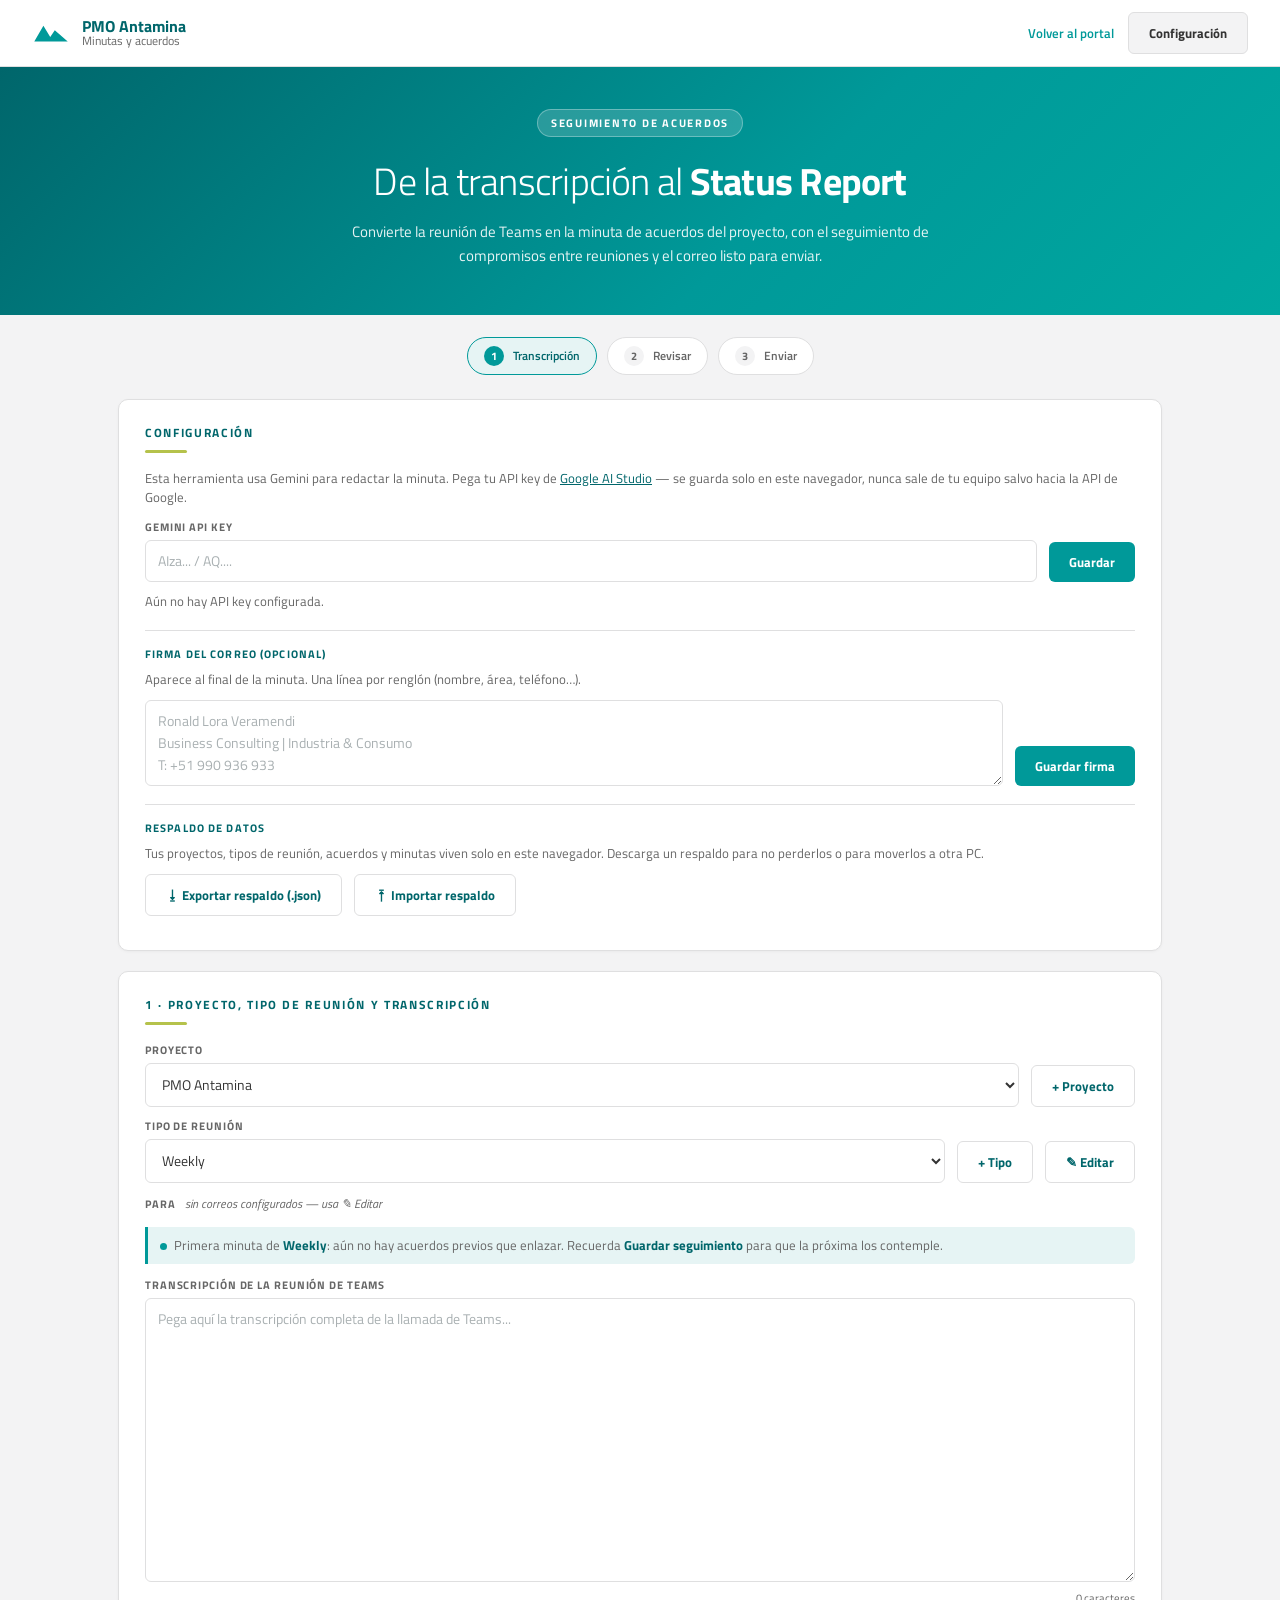
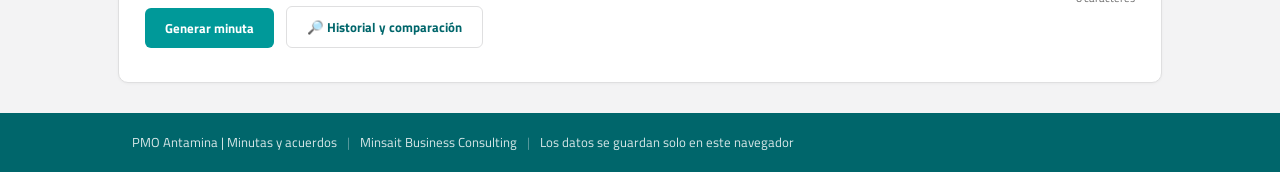
<file: minutas/index.html>
<!DOCTYPE html>
<html lang="es">
<head>
<meta charset="UTF-8">
<meta name="viewport" content="width=device-width, initial-scale=1.0">
<title>Minutas y Acuerdos | PMO Antamina</title>
<meta name="description" content="Convierte transcripciones de Teams en minutas accionables con seguimiento de acuerdos. PMO Antamina.">
<link rel="icon" href="data:image/svg+xml,%3Csvg%20xmlns=%22http://www.w3.org/2000/svg%22%20viewBox=%220%200%20100%20100%22%3E%3Crect%20width=%22100%22%20height=%22100%22%20rx=%2222%22%20fill=%22%23009999%22/%3E%3Cpath%20d=%22M22%2070%20L42%2030%20L56%2056%20L66%2040%20L78%2070%20Z%22%20fill=%22%23fff%22/%3E%3C/svg%3E">
<meta name="theme-color" content="#009999">
<link rel="preconnect" href="https://fonts.googleapis.com">
<link rel="preconnect" href="https://fonts.gstatic.com" crossorigin>
<link href="https://fonts.googleapis.com/css2?family=Titillium+Web:wght@300;400;600;700;900&display=swap" rel="stylesheet">
<link rel="stylesheet" href="styles.css?v=1">
<script defer src="https://umami-mbc.vercel.app/script.js" data-website-id="c236585d-7823-4d53-9d58-4863f2653451"></script>
</head>
<body>
<header class="topbar">
  <a class="brand" href="../">
    <span class="brand-mark" aria-hidden="true">
      <svg viewBox="0 0 100 60"><path d="M6 54 L30 12 L48 42 L60 24 L94 54 Z" fill="currentColor"/></svg>
    </span>
    <span class="brand-txt">
      <b>PMO Antamina</b>
      <i>Minutas y acuerdos</i>
    </span>
  </a>
  <span class="topbar-actions">
    <a class="link-back" href="../">Volver al portal</a>
    <button class="btn ghost" id="btnConfig">Configuración</button>
  </span>
</header>

<section class="page-head">
  <p class="kicker">Seguimiento de acuerdos</p>
  <h1>De la transcripción al <strong>Status Report</strong></h1>
  <p class="sub">Convierte la reunión de Teams en la minuta de acuerdos del proyecto, con el seguimiento de compromisos entre reuniones y el correo listo para enviar.</p>
</section>

<!-- Barra de pasos -->
<nav class="steps" id="steps">
  <span class="step is-active" data-step="1"><i>1</i> Transcripción</span>
  <span class="step" data-step="2"><i>2</i> Revisar</span>
  <span class="step" data-step="3"><i>3</i> Enviar</span>
</nav>

<main>
  <section class="card hidden" id="panelConfig">
    <h2>Configuración</h2>
    <p class="hint">Esta herramienta usa Gemini para redactar la minuta. Pega tu API key de <a href="https://aistudio.google.com/apikey" target="_blank" rel="noopener">Google AI Studio</a> — se guarda solo en este navegador, nunca sale de tu equipo salvo hacia la API de Google.</p>
    <div class="row">
      <div class="field grow">
        <label for="apiKey">Gemini API key</label>
        <input type="password" id="apiKey" placeholder="AIza... / AQ....">
      </div>
      <button class="btn primary" id="btnGuardarKey">Guardar</button>
    </div>
    <p class="hint" id="keyStatus"></p>
    <hr class="cfg-sep">
    <label class="cfg-lbl">Firma del correo (opcional)</label>
    <p class="hint">Aparece al final de la minuta. Una línea por renglón (nombre, área, teléfono…).</p>
    <div class="row">
      <div class="field grow">
        <textarea id="firmaInput" rows="3" placeholder="Ronald Lora Veramendi&#10;Business Consulting | Industria & Consumo&#10;T: +51 990 936 933"></textarea>
      </div>
      <button class="btn primary" id="btnGuardarFirma">Guardar firma</button>
    </div>
    <hr class="cfg-sep">
    <label class="cfg-lbl">Respaldo de datos</label>
    <p class="hint">Tus proyectos, tipos de reunión, acuerdos y minutas viven solo en este navegador. Descarga un respaldo para no perderlos o para moverlos a otra PC.</p>
    <div class="row">
      <button class="btn secondary" id="btnExport">⭳ Exportar respaldo (.json)</button>
      <button class="btn secondary" id="btnImport">⭱ Importar respaldo</button>
      <input type="file" id="importFile" accept="application/json,.json" style="display:none">
    </div>
  </section>

  <section class="card" id="paso1">
    <h2>1 · Proyecto, tipo de reunión y transcripción</h2>
    <div class="row">
      <div class="field grow">
        <label for="projectSelect">Proyecto</label>
        <select id="projectSelect"></select>
      </div>
      <button class="btn secondary" id="btnNuevoProyecto">+ Proyecto</button>
    </div>
    <div class="row">
      <div class="field grow">
        <label for="seriesSelect">Tipo de reunión</label>
        <select id="seriesSelect"></select>
      </div>
      <button class="btn secondary" id="btnNuevaSerie">+ Tipo</button>
      <button class="btn secondary" id="btnEditarSerie">✎ Editar</button>
    </div>
    <div class="recipients-hint" id="stakeholdersHint"></div>
    <div class="continuity" id="continuidadHint"></div>
    <div class="field">
      <label for="transcript">Transcripción de la reunión de Teams</label>
      <textarea id="transcript" rows="12" placeholder="Pega aquí la transcripción completa de la llamada de Teams..."></textarea>
      <span class="counter" id="transcriptCounter">0 caracteres</span>
    </div>
    <div class="row">
      <button class="btn primary" id="btnGenerar"><span class="btn-label">Generar minuta</span></button>
      <button class="btn secondary" id="btnHistorial">🔎 Historial y comparación</button>
      <span id="status" class="status"></span>
    </div>
  </section>

  <section class="card hidden" id="panelHistorial">
    <h2>Historial y comparación</h2>
    <div class="field">
      <label for="histSearch">Buscar una actividad, responsable o compromiso en todas las minutas</label>
      <input type="text" id="histSearch" placeholder="Ej: firewall, matriz de evaluación, capacitación...">
    </div>
    <div id="histResults" class="hist-results"></div>
    <hr class="cfg-sep">
    <label class="cfg-lbl" id="serieMinutasLabel">Minutas archivadas</label>
    <div class="row" style="margin-bottom:8px">
      <button class="btn secondary scope-on" id="scopeSerie" data-scope="serie">Este tipo de reunión</button>
      <button class="btn secondary" id="scopeProyecto" data-scope="proyecto">Todo el proyecto</button>
    </div>
    <div id="serieMinutas" class="minutas-list"></div>
    <iframe id="histPreview" class="hidden" title="Minuta archivada"></iframe>
  </section>

  <section class="card hidden" id="paso2">
    <h2>2 · Revisar y ajustar</h2>
    <div class="row">
      <div class="field">
        <label for="fechaReunion">Fecha de reunión</label>
        <input type="date" id="fechaReunion">
      </div>
      <div class="field grow">
        <label for="participantes">Participantes (separados por coma)</label>
        <input type="text" id="participantes">
      </div>
      <div class="field grow">
        <label for="proximaReunion">Próxima reunión (opcional)</label>
        <input type="text" id="proximaReunion" placeholder="Ej: jueves 10 de julio, 9:00 a. m.">
      </div>
    </div>

    <div class="table-wrap">
      <table id="tablaAcuerdos">
        <thead>
          <tr>
            <th>Ítem</th>
            <th>Acción / Compromiso</th>
            <th>Responsable</th>
            <th>Estado</th>
            <th>Fecha comprometida</th>
            <th>Crítico</th>
            <th></th>
          </tr>
        </thead>
        <tbody></tbody>
      </table>
    </div>
    <button class="btn secondary" id="btnAgregarFila">+ Agregar acuerdo</button>

    <div class="row actions">
      <button class="btn primary" id="btnPreview">Vista previa y envío →</button>
      <button class="btn secondary" id="btnGuardar">Guardar seguimiento</button>
      <span id="status2" class="status"></span>
    </div>
  </section>

  <section class="card hidden" id="paso3">
    <h2>3 · Vista previa y envío</h2>

    <div class="mail-head">
      <div class="mail-field">
        <span class="mail-label">Para</span>
        <div class="chips-static" id="previewRecipients"></div>
      </div>
      <div class="mail-field">
        <span class="mail-label">Asunto</span>
        <span class="mail-subject" id="previewSubject"></span>
      </div>
    </div>

    <iframe id="previewFrame" title="Vista previa del correo"></iframe>

    <div class="field" id="adjuntosField">
      <label>Adjuntos (opcional) — Excel, PDF, etc.</label>
      <div class="row" style="margin:0">
        <button class="btn secondary" id="btnAddAdjunto">📎 Adjuntar archivo</button>
        <input type="file" id="adjuntoFile" multiple style="display:none">
      </div>
      <div class="chips-static" id="adjuntosList"></div>
      <span class="hint">Se incluyen en el <b>.eml</b> (Outlook escritorio). En Outlook web deberás adjuntarlos a mano tras pegar la minuta.</span>
    </div>

    <div class="send-options">
      <div class="send-card">
        <div class="send-title">Outlook escritorio</div>
        <p class="send-desc">Descarga un archivo <b>.eml</b> que se abre como borrador listo para enviar.</p>
        <button class="btn primary" id="btnEml">Descargar .eml</button>
      </div>
      <div class="send-card">
        <div class="send-title">Outlook web (online)</div>
        <p class="send-desc">Copia la minuta y abre un correo nuevo ya direccionado. Solo pega con <b>Ctrl+V</b> en el cuerpo.</p>
        <button class="btn primary" id="btnOutlookWeb">Abrir en Outlook web</button>
      </div>
    </div>
    <p class="hint" id="status3"></p>
  </section>
</main>

<footer class="footer"><div class="footer-inner"><span>PMO Antamina | Minutas y acuerdos</span><span class="sep">|</span><span>Minsait Business Consulting</span><span class="sep">|</span><span>Los datos se guardan solo en este navegador</span></div></footer>

<!-- Modal de proyecto -->
<div class="modal-overlay hidden" id="projectModal">
  <div class="modal">
    <h3 id="modalTitle">Nuevo proyecto</h3>
    <div class="field" id="modalNombreField">
      <label for="modalNombre" id="modalNombreLabel">Nombre</label>
      <input type="text" id="modalNombre" placeholder="Ej: Despliegue Bitlocker">
    </div>
    <div class="field" id="chipsField">
      <label>Correos de los interesados</label>
      <div class="chips-input" id="chipsInput">
        <span class="chips-list" id="chipsList"></span>
        <input type="text" id="chipEntry" placeholder="correo@empresa.com" autocomplete="off">
      </div>
      <span class="hint">Escribe un correo y pulsa <b>Enter</b>, <b>coma</b> o <b>espacio</b> para añadirlo. También puedes pegar varios de una vez.</span>
    </div>
    <div class="modal-actions">
      <button class="btn ghost" id="modalCancel">Cancelar</button>
      <button class="btn primary" id="modalSave">Guardar</button>
    </div>
  </div>
</div>

<!-- Toasts -->
<div class="toast-wrap" id="toastWrap"></div>

<script src="app.js?v=1"></script>
</body>
</html>
</file>
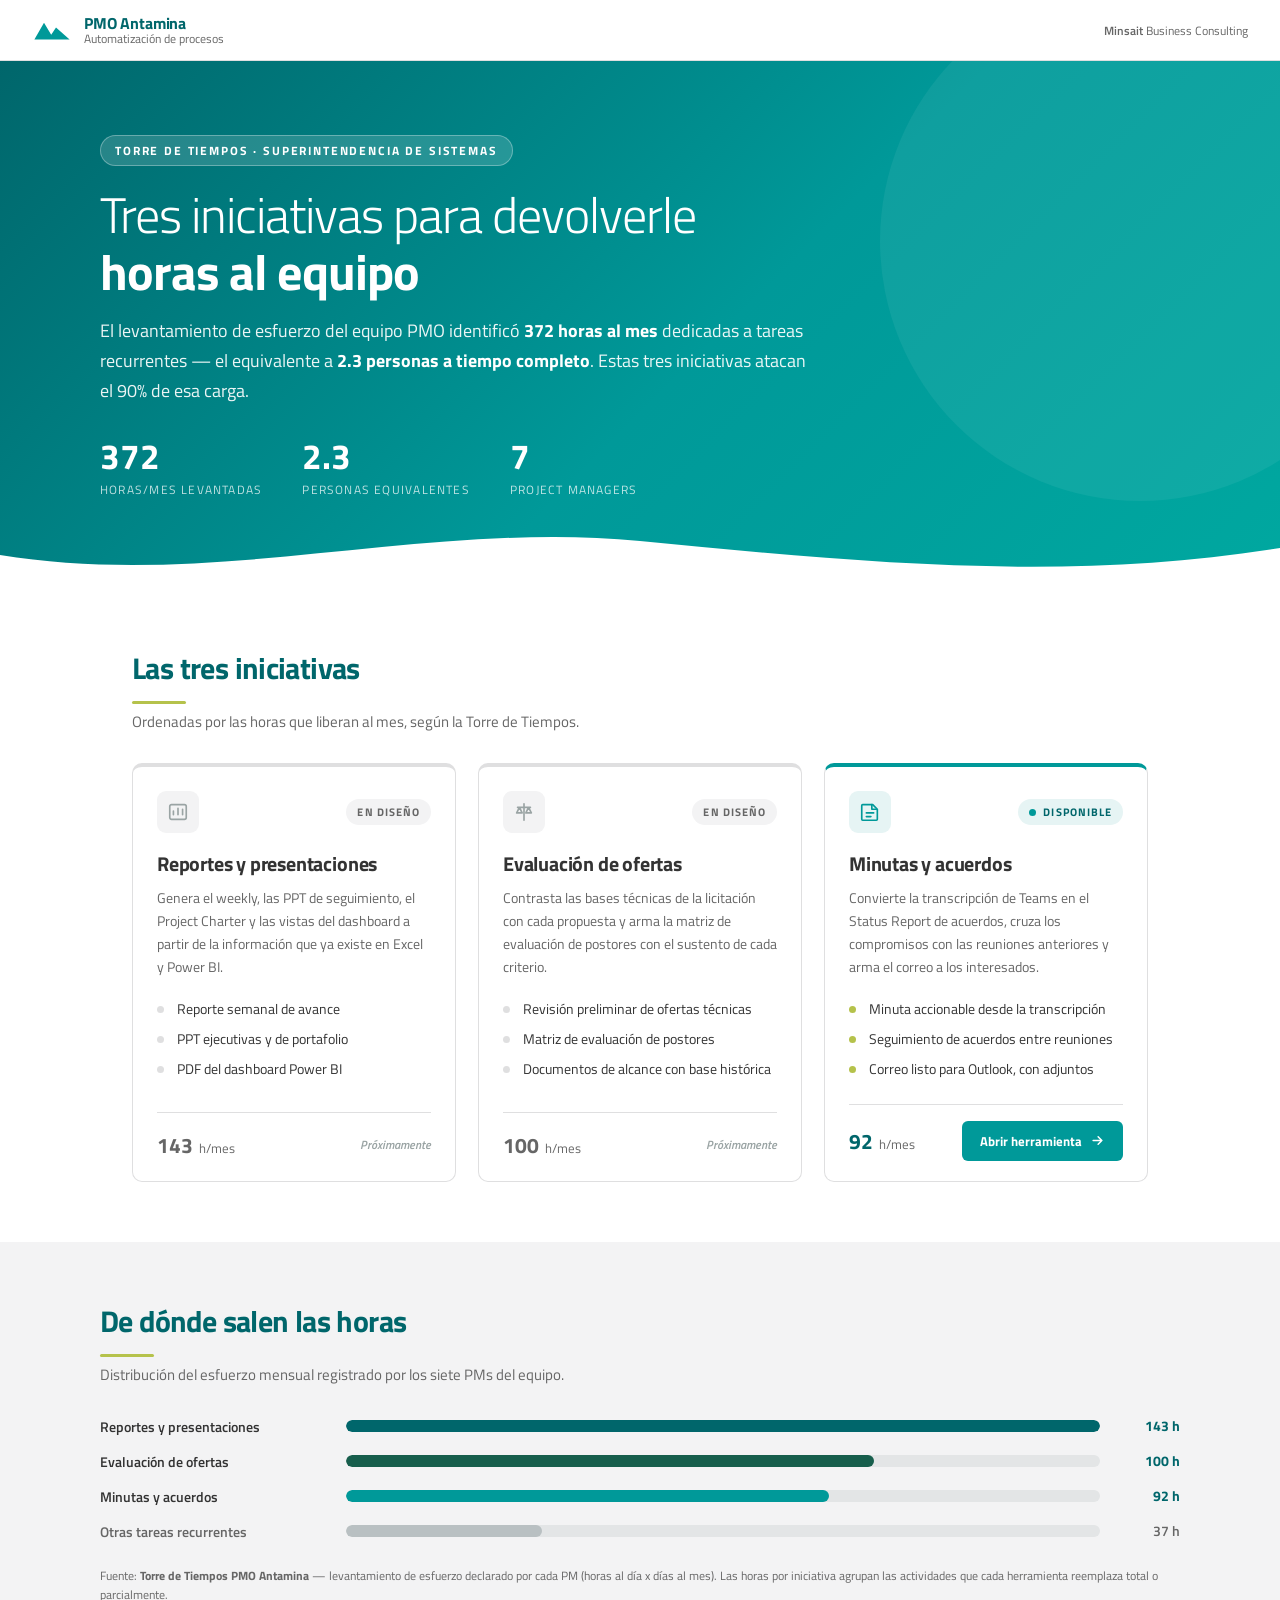
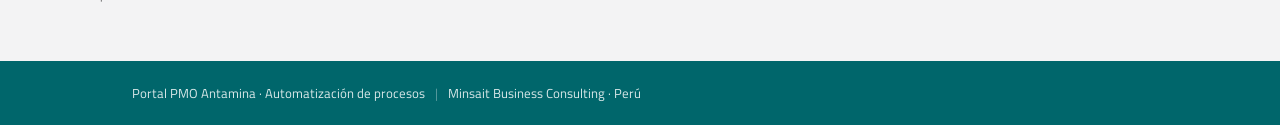
<file: portal-anterior/index.html>
<!DOCTYPE html>
<html lang="es">
<head>
<meta charset="UTF-8">
<meta name="viewport" content="width=device-width, initial-scale=1.0">
<title>Portal PMO Antamina · Automatización</title>
<meta name="description" content="Portal de iniciativas de automatización de la PMO de Antamina: minutas y acuerdos, reportes ejecutivos y evaluación de ofertas. Minsait Business Consulting.">
<meta name="theme-color" content="#009999">
<link rel="icon" href="data:image/svg+xml,%3Csvg%20xmlns=%22http://www.w3.org/2000/svg%22%20viewBox=%220%200%20100%20100%22%3E%3Crect%20width=%22100%22%20height=%22100%22%20rx=%2222%22%20fill=%22%23009999%22/%3E%3Cpath%20d=%22M22%2070%20L42%2030%20L56%2056%20L66%2040%20L78%2070%20Z%22%20fill=%22%23fff%22/%3E%3C/svg%3E">
<link rel="preconnect" href="https://fonts.googleapis.com">
<link rel="preconnect" href="https://fonts.gstatic.com" crossorigin>
<link href="https://fonts.googleapis.com/css2?family=Titillium+Web:wght@300;400;600;700;900&display=swap" rel="stylesheet">
<link rel="stylesheet" href="styles.css?v=1">
</head>
<body>

<header class="topbar">
  <a class="brand" href="./">
    <span class="brand-mark" aria-hidden="true">
      <svg viewBox="0 0 100 60"><path d="M6 54 L30 12 L48 42 L60 24 L94 54 Z" fill="currentColor"/></svg>
    </span>
    <span class="brand-txt">
      <b>PMO Antamina</b>
      <i>Automatización de procesos</i>
    </span>
  </a>
  <span class="topbar-partner">Minsait <span>Business Consulting</span></span>
</header>

<section class="hero">
  <div class="hero-inner">
    <p class="kicker">Torre de Tiempos · Superintendencia de Sistemas</p>
    <h1>Tres iniciativas para devolverle<br><strong>horas al equipo</strong></h1>
    <p class="lead">
      El levantamiento de esfuerzo del equipo PMO identificó <b>372 horas al mes</b> dedicadas a tareas
      recurrentes — el equivalente a <b>2.3 personas a tiempo completo</b>. Estas tres iniciativas
      atacan el 90% de esa carga.
    </p>
    <div class="hero-stats">
      <div class="stat"><span class="n">372</span><span class="l">horas/mes levantadas</span></div>
      <div class="stat"><span class="n">2.3</span><span class="l">personas equivalentes</span></div>
      <div class="stat"><span class="n">7</span><span class="l">project managers</span></div>
    </div>
  </div>
  <div class="hero-wave" aria-hidden="true">
    <svg viewBox="0 0 1440 80" preserveAspectRatio="none"><path d="M0,80 L0,40 C240,80 480,0 720,24 C960,48 1200,72 1440,32 L1440,80 Z" fill="#ffffff"/></svg>
  </div>
</section>

<main>
  <section class="section">
    <div class="section-head">
      <h2>Las tres iniciativas</h2>
      <p>Ordenadas por las horas que liberan al mes, según la Torre de Tiempos.</p>
    </div>

    <div class="cards">

      <article class="card soon">
        <div class="card-top">
          <span class="card-ico" aria-hidden="true">
            <svg viewBox="0 0 24 24" fill="none" stroke="currentColor" stroke-width="1.8" stroke-linecap="round" stroke-linejoin="round">
              <rect x="3" y="4" width="18" height="16" rx="2"/><path d="M7 15v-4M12 15V8M17 15v-6"/>
            </svg>
          </span>
          <span class="badge badge-soon">En diseño</span>
        </div>
        <h3>Reportes y presentaciones</h3>
        <p class="card-desc">
          Genera el weekly, las PPT de seguimiento, el Project Charter y las vistas del dashboard
          a partir de la información que ya existe en Excel y Power BI.
        </p>
        <ul class="card-list">
          <li>Reporte semanal de avance</li>
          <li>PPT ejecutivas y de portafolio</li>
          <li>PDF del dashboard Power BI</li>
        </ul>
        <div class="card-foot">
          <span class="hours"><b>143</b> h/mes</span>
          <span class="cta-off">Próximamente</span>
        </div>
      </article>

      <article class="card soon">
        <div class="card-top">
          <span class="card-ico" aria-hidden="true">
            <svg viewBox="0 0 24 24" fill="none" stroke="currentColor" stroke-width="1.8" stroke-linecap="round" stroke-linejoin="round">
              <path d="M12 3v18M5 7h14M7 7l-3 6h6zM17 7l-3 6h6z"/>
            </svg>
          </span>
          <span class="badge badge-soon">En diseño</span>
        </div>
        <h3>Evaluación de ofertas</h3>
        <p class="card-desc">
          Contrasta las bases técnicas de la licitación con cada propuesta y arma la matriz de
          evaluación de postores con el sustento de cada criterio.
        </p>
        <ul class="card-list">
          <li>Revisión preliminar de ofertas técnicas</li>
          <li>Matriz de evaluación de postores</li>
          <li>Documentos de alcance con base histórica</li>
        </ul>
        <div class="card-foot">
          <span class="hours"><b>100</b> h/mes</span>
          <span class="cta-off">Próximamente</span>
        </div>
      </article>

      <article class="card live">
        <div class="card-top">
          <span class="card-ico" aria-hidden="true">
            <svg viewBox="0 0 24 24" fill="none" stroke="currentColor" stroke-width="1.8" stroke-linecap="round" stroke-linejoin="round">
              <path d="M4 4h11l5 5v11a1 1 0 01-1 1H4a1 1 0 01-1-1V5a1 1 0 011-1z"/><path d="M14 4v5h5M8 13h8M8 17h5"/>
            </svg>
          </span>
          <span class="badge badge-live"><i></i>Disponible</span>
        </div>
        <h3>Minutas y acuerdos</h3>
        <p class="card-desc">
          Convierte la transcripción de Teams en el Status Report de acuerdos, cruza los
          compromisos con las reuniones anteriores y arma el correo a los interesados.
        </p>
        <ul class="card-list">
          <li>Minuta accionable desde la transcripción</li>
          <li>Seguimiento de acuerdos entre reuniones</li>
          <li>Correo listo para Outlook, con adjuntos</li>
        </ul>
        <div class="card-foot">
          <span class="hours"><b>92</b> h/mes</span>
          <a class="cta" href="./minutas/">
            Abrir herramienta
            <svg viewBox="0 0 24 24" fill="none" stroke="currentColor" stroke-width="2.4" stroke-linecap="round" stroke-linejoin="round"><path d="M5 12h14M13 6l6 6-6 6"/></svg>
          </a>
        </div>
      </article>

    </div>
  </section>

  <section class="section band">
    <div class="section-head">
      <h2>De dónde salen las horas</h2>
      <p>Distribución del esfuerzo mensual registrado por los siete PMs del equipo.</p>
    </div>
    <div class="bars">
      <div class="bar-row">
        <span class="bar-lbl">Reportes y presentaciones</span>
        <span class="bar-track"><span class="bar-fill" style="--w:100%"></span></span>
        <span class="bar-val">143 h</span>
      </div>
      <div class="bar-row">
        <span class="bar-lbl">Evaluación de ofertas</span>
        <span class="bar-track"><span class="bar-fill alt" style="--w:70%"></span></span>
        <span class="bar-val">100 h</span>
      </div>
      <div class="bar-row">
        <span class="bar-lbl">Minutas y acuerdos</span>
        <span class="bar-track"><span class="bar-fill live" style="--w:64%"></span></span>
        <span class="bar-val">92 h</span>
      </div>
      <div class="bar-row muted">
        <span class="bar-lbl">Otras tareas recurrentes</span>
        <span class="bar-track"><span class="bar-fill grey" style="--w:26%"></span></span>
        <span class="bar-val">37 h</span>
      </div>
    </div>
    <p class="foot-note">
      Fuente: <b>Torre de Tiempos PMO Antamina</b> — levantamiento de esfuerzo declarado por cada PM
      (horas al día x días al mes). Las horas por iniciativa agrupan las actividades que cada
      herramienta reemplaza total o parcialmente.
    </p>
  </section>
</main>

<footer class="footer">
  <div class="footer-inner">
    <span>Portal PMO Antamina · Automatización de procesos</span>
    <span class="sep">|</span>
    <span>Minsait Business Consulting · Perú</span>
  </div>
</footer>

</body>
</html>
</file>
<file: minutas/styles.css>
:root {
  --teal: #009999;
  --teal-dark: #008888;
  --teal-deep: #00666b;
  --teal-soft: #e6f4f4;
  --green-deep: #175E4C;
  --lime: #B5C24B;
  --orange: #EF753B;
  --danger: #C0392B;
  --ink: #333333;
  --ink-soft: #666666;
  --line: #DFDFE0;
  --bg: #F3F3F4;
  --white: #ffffff;
  --ease: cubic-bezier(0.22, 1, 0.36, 1);
}

*, *::before, *::after { box-sizing: border-box; margin: 0; padding: 0; }

body {
  font-family: "Titillium Web", Arial, Helvetica, sans-serif;
  background: var(--bg);
  color: var(--ink);
  min-height: 100vh;
  -webkit-font-smoothing: antialiased;
}

.topbar {
  display: flex; align-items: center; justify-content: space-between; gap: 16px;
  padding: 12px 32px; background: var(--white); border-bottom: 1px solid var(--line);
  position: sticky; top: 0; z-index: 30;
}
.brand { display: flex; align-items: center; gap: 12px; text-decoration: none; color: inherit; }
.brand-mark { width: 38px; height: 23px; color: var(--teal); }
.brand-mark svg { width: 100%; height: 100%; display: block; }
.brand-txt { display: flex; flex-direction: column; line-height: 1.15; }
.brand-txt b { font-size: 1rem; font-weight: 700; color: var(--teal-deep); }
.brand-txt i { font-style: normal; font-size: 0.73rem; color: var(--ink-soft); }
.topbar-actions { display: flex; align-items: center; gap: 14px; }
.link-back { font-size: 0.8rem; font-weight: 600; color: var(--teal); text-decoration: none; }
.link-back:hover { text-decoration: underline; }

.page-head {
  background: linear-gradient(135deg, var(--teal-deep) 0%, var(--teal) 60%, #00a8a0 100%);
  color: var(--white); padding: 42px 32px 46px; text-align: center;
}
.kicker {
  display: inline-block; font-size: 0.68rem; font-weight: 700; letter-spacing: 0.16em;
  text-transform: uppercase; background: rgba(255,255,255,0.16);
  border: 1px solid rgba(255,255,255,0.3); padding: 5px 13px; border-radius: 999px; margin-bottom: 14px;
}
.page-head h1 { font-size: clamp(1.6rem, 3.6vw, 2.4rem); font-weight: 300; letter-spacing: -0.02em; margin-bottom: 10px; }
.page-head h1 strong { font-weight: 700; }
.page-head .sub { max-width: 620px; margin: 0 auto; font-size: 0.95rem; line-height: 1.6; color: rgba(255,255,255,0.9); }

.steps { display: flex; justify-content: center; gap: 10px; flex-wrap: wrap; max-width: 700px; margin: 22px auto 0; padding: 0 18px; }
.step {
  display: inline-flex; align-items: center; gap: 9px; font-size: 0.76rem; font-weight: 600;
  color: var(--ink-soft); padding: 8px 16px; border-radius: 999px;
  background: var(--white); border: 1px solid var(--line);
  transition: all 0.3s var(--ease);
}
.step i {
  display: grid; place-items: center; width: 20px; height: 20px; border-radius: 50%;
  font-size: 0.7rem; font-weight: 700; font-style: normal; background: var(--bg); color: var(--ink-soft);
}
.step.is-active { color: var(--teal-deep); border-color: var(--teal); background: var(--teal-soft); }
.step.is-active i { background: var(--teal); color: #fff; }
.step.is-done i { background: var(--lime); color: #33420f; font-size: 0; }
.step.is-done i::after { content: "OK"; font-size: 0.55rem; font-weight: 800; }

main { max-width: 1080px; margin: 24px auto 30px; padding: 0 18px; display: flex; flex-direction: column; gap: 20px; }

.card {
  background: var(--white); border: 1px solid var(--line); border-radius: 10px;
  padding: 24px 26px; box-shadow: 0 1px 3px rgba(0,0,0,0.04);
}
.card h2 {
  font-size: 0.74rem; font-weight: 700; text-transform: uppercase; letter-spacing: 0.14em;
  color: var(--teal-deep); margin-bottom: 6px;
}
.card h2::after { content: ""; display: block; width: 42px; height: 3px; background: var(--lime); border-radius: 2px; margin: 8px 0 16px; }

.row { display: flex; gap: 12px; align-items: flex-end; flex-wrap: wrap; margin-bottom: 10px; }
.row.actions { margin-top: 18px; }
.field { display: flex; flex-direction: column; gap: 5px; }
.field.grow { flex: 1; min-width: 220px; }
label { font-size: 0.7rem; font-weight: 700; color: var(--ink-soft); text-transform: uppercase; letter-spacing: 0.08em; }

input, select, textarea {
  border: 1px solid var(--line); border-radius: 6px; padding: 9px 12px;
  font: inherit; font-size: 0.9rem; width: 100%; background: var(--white); color: var(--ink);
  transition: border-color 0.25s var(--ease), box-shadow 0.25s var(--ease);
}
textarea { resize: vertical; }
input::placeholder, textarea::placeholder { color: #a9b0b2; }
input:focus, select:focus, textarea:focus {
  outline: none; border-color: var(--teal); box-shadow: 0 0 0 3px rgba(0,153,153,0.14);
}
input[type="checkbox"] { width: auto; accent-color: var(--teal); }

.btn {
  border: none; border-radius: 6px; padding: 10px 20px; font: inherit;
  font-size: 0.83rem; font-weight: 700; cursor: pointer; white-space: nowrap;
  transition: all 0.25s var(--ease);
}
.btn.primary { background: var(--teal); color: #fff; }
.btn.primary:hover { background: var(--teal-dark); }
.btn.primary:disabled { background: #a9c9c9; cursor: wait; }
.btn.secondary { background: var(--white); color: var(--teal-deep); border: 1px solid var(--line); }
.btn.secondary:hover { border-color: var(--teal); background: var(--teal-soft); }
.btn.ghost { background: var(--bg); color: var(--ink); border: 1px solid var(--line); }
.btn.ghost:hover { background: #e8eaeb; }

.hint { font-size: 0.8rem; color: var(--ink-soft); margin-bottom: 10px; line-height: 1.55; }
.hint a, .hint b { color: var(--teal-deep); }
.hint b { font-weight: 700; }
.status { font-size: 0.84rem; color: var(--teal-deep); font-weight: 600; }
.status.error { color: var(--danger); }
.counter { font-size: 0.7rem; color: var(--ink-soft); align-self: flex-end; margin-top: 2px; }
.hidden { display: none !important; }

.btn.loading { position: relative; color: transparent !important; pointer-events: none; }
.btn.loading::after {
  content: ""; position: absolute; inset: 0; margin: auto; width: 16px; height: 16px;
  border: 2px solid rgba(255,255,255,0.45); border-top-color: #fff; border-radius: 50%;
  animation: spin 0.7s linear infinite;
}
@keyframes spin { to { transform: rotate(360deg); } }
@keyframes pulse { 0%,100%{opacity:1} 50%{opacity:0.4} }

.recipients-hint { display: flex; flex-wrap: wrap; gap: 6px; align-items: center; margin: 4px 0 12px; min-height: 22px; }
.recipients-hint .none { font-size: 0.78rem; color: var(--ink-soft); font-style: italic; }
.recipients-hint .lead { font-size: 0.68rem; font-weight: 700; text-transform: uppercase; letter-spacing: 0.09em; color: var(--ink-soft); margin-right: 3px; }

.chip {
  display: inline-flex; align-items: center; gap: 7px; font-size: 0.78rem; font-weight: 600;
  color: var(--teal-deep); background: var(--teal-soft); border: 1px solid #b8dedd;
  padding: 4px 10px; border-radius: 999px; white-space: nowrap;
}
.chip.invalid { color: var(--danger); background: #fdeceb; border-color: #f2c4bf; }
.chip .x { cursor: pointer; opacity: 0.55; font-weight: 800; line-height: 1; }
.chip .x:hover { opacity: 1; }

.chips-input {
  display: flex; flex-wrap: wrap; align-items: center; gap: 7px;
  border: 1px solid var(--line); border-radius: 6px; padding: 8px 10px;
  background: var(--white); cursor: text; min-height: 44px;
  transition: border-color 0.25s var(--ease), box-shadow 0.25s var(--ease);
}
.chips-input:focus-within { border-color: var(--teal); box-shadow: 0 0 0 3px rgba(0,153,153,0.14); }
.chips-list { display: contents; }
.chips-input input { border: none; background: transparent; flex: 1; min-width: 140px; padding: 4px; box-shadow: none !important; }
.chips-input input:focus { outline: none; }

.continuity { font-size: 0.8rem; color: var(--ink-soft); line-height: 1.5; margin: 0 0 12px; display: none; padding: 9px 12px; background: var(--teal-soft); border-left: 3px solid var(--teal); border-radius: 0 6px 6px 0; }
.continuity.show { display: block; }
.continuity b { color: var(--teal-deep); font-weight: 700; }
.continuity .cont-dot { display: inline-block; width: 7px; height: 7px; border-radius: 50%; background: var(--teal); margin-right: 7px; vertical-align: middle; }
.continuity.warn { background: #fdf3e4; border-left-color: var(--orange); }

.modal-overlay { position: fixed; inset: 0; z-index: 60; display: grid; place-items: center; padding: 20px; background: rgba(20,40,42,0.5); }
.modal { width: 100%; max-width: 480px; background: var(--white); border-radius: 10px; padding: 26px; box-shadow: 0 24px 60px -20px rgba(0,0,0,0.35); }
.modal h3 { font-size: 1.1rem; font-weight: 700; margin-bottom: 18px; color: var(--teal-deep); }
.modal .field { margin-bottom: 16px; }
.modal-actions { display: flex; justify-content: flex-end; gap: 10px; margin-top: 22px; }

.table-wrap { overflow-x: auto; }
table { width: 100%; border-collapse: collapse; margin: 12px 0; font-size: 0.85rem; }
th {
  background: var(--teal-deep); color: #fff; padding: 9px 8px; text-align: left;
  font-size: 0.66rem; font-weight: 700; text-transform: uppercase; letter-spacing: 0.09em;
  border: 1px solid var(--teal-deep);
}
td { border: 1px solid var(--line); padding: 4px; vertical-align: top; background: var(--white); }
td input, td select, td textarea { border: none; background: transparent; padding: 7px; border-radius: 4px; }
td input:focus, td select:focus, td textarea:focus { box-shadow: 0 0 0 2px rgba(0,153,153,0.2); }
td textarea { min-height: 42px; }
tr:hover td { background: #fafbfb; }
tr.critico td, tr.critico input, tr.critico select, tr.critico textarea { color: var(--danger); font-weight: 600; }
td.num { text-align: center; width: 64px; }
td .f-item { text-align: center; font-weight: 700; color: var(--teal-deep); }
td.center { text-align: center; width: 60px; padding-top: 11px; }
.btn-del { background: none; border: none; color: var(--danger); cursor: pointer; font-size: 1rem; opacity: 0.6; }
.btn-del:hover { opacity: 1; }

.mail-head { border: 1px solid var(--line); border-radius: 8px; padding: 14px 16px; background: #fafbfb; margin-bottom: 14px; display: flex; flex-direction: column; gap: 10px; }
.mail-field { display: flex; gap: 12px; align-items: baseline; flex-wrap: wrap; }
.mail-label { font-size: 0.66rem; font-weight: 700; text-transform: uppercase; letter-spacing: 0.1em; color: var(--ink-soft); min-width: 52px; }
.chips-static { display: flex; flex-wrap: wrap; gap: 6px; flex: 1; }
.mail-subject { font-size: 0.9rem; font-weight: 600; color: var(--ink); flex: 1; }

#previewFrame { width: 100%; height: 520px; border: 1px solid var(--line); border-radius: 8px; background: #fff; }

.send-options { display: grid; grid-template-columns: 1fr 1fr; gap: 14px; margin-top: 18px; }
.send-card { border: 1px solid var(--line); border-radius: 8px; padding: 18px; background: #fafbfb; display: flex; flex-direction: column; gap: 8px; }
.send-title { font-size: 0.72rem; font-weight: 700; text-transform: uppercase; letter-spacing: 0.1em; color: var(--teal-deep); }
.send-desc { font-size: 0.83rem; color: var(--ink-soft); line-height: 1.5; flex: 1; }
.send-desc b { color: var(--ink); font-weight: 700; }
.send-card .btn { align-self: flex-start; margin-top: 4px; }

.cfg-sep { border: none; border-top: 1px solid var(--line); margin: 18px 0 14px; }
.cfg-lbl { display: block; font-size: 0.7rem; font-weight: 700; text-transform: uppercase; letter-spacing: 0.1em; color: var(--teal-deep); margin-bottom: 8px; }

.hist-results { display: flex; flex-direction: column; gap: 8px; margin: 8px 0 4px; max-height: 340px; overflow-y: auto; }
.hist-empty { font-size: 0.82rem; color: var(--ink-soft); font-style: italic; padding: 6px 2px; }
.hist-item { border: 1px solid var(--line); border-radius: 8px; padding: 11px 14px; background: #fafbfb; }
.hist-item .hi-top { display: flex; flex-wrap: wrap; gap: 8px; align-items: center; margin-bottom: 5px; }
.hist-item .hi-badge { font-size: 0.62rem; font-weight: 700; text-transform: uppercase; letter-spacing: 0.07em; padding: 2px 8px; border-radius: 999px; background: var(--teal-soft); color: var(--teal-deep); border: 1px solid #b8dedd; }
.hist-item .hi-estado { font-size: 0.62rem; font-weight: 700; text-transform: uppercase; letter-spacing: 0.07em; padding: 2px 8px; border-radius: 999px; border: 1px solid var(--line); color: var(--ink-soft); background: var(--white); }
.hist-item .hi-estado.completado { color: #1f7a4d; border-color: #b6e0c8; background: #eaf7f0; }
.hist-item .hi-estado.critico { color: var(--danger); border-color: #f2c4bf; background: #fdeceb; }
.hist-item .hi-fecha { font-size: 0.72rem; color: var(--ink-soft); margin-left: auto; }
.hist-item .hi-accion { font-size: 0.86rem; color: var(--ink); line-height: 1.45; }
.hist-item .hi-accion mark { background: #fff2c9; color: var(--ink); padding: 0 2px; border-radius: 3px; }
.hist-item .hi-meta { font-size: 0.72rem; color: var(--ink-soft); margin-top: 4px; }

.minutas-list { display: flex; flex-direction: column; gap: 7px; margin: 8px 0; }
.minuta-row { display: flex; align-items: center; gap: 12px; flex-wrap: wrap; border: 1px solid var(--line); border-radius: 6px; padding: 9px 14px; background: var(--white); }
.minuta-row .mr-fecha { font-weight: 700; font-size: 0.85rem; color: var(--teal-deep); }
.minuta-row .mr-info { font-size: 0.76rem; color: var(--ink-soft); }
.minuta-row .mr-actions { margin-left: auto; display: flex; gap: 10px; }
.minuta-row .link { background: none; border: none; color: var(--teal); font: inherit; font-size: 0.78rem; font-weight: 700; cursor: pointer; }
.minuta-row .link:hover { text-decoration: underline; }
.minuta-row .link.danger { color: var(--danger); }

#histPreview { width: 100%; height: 440px; border: 1px solid var(--line); border-radius: 8px; background: #fff; margin-top: 12px; }
.btn.scope-on { background: var(--teal); color: #fff; border-color: var(--teal); }
.hist-group { margin-bottom: 14px; }
.hist-group .hg-head { font-size: 0.8rem; font-weight: 700; color: var(--teal-deep); margin: 4px 0 7px; display: flex; align-items: center; gap: 10px; }
.hist-group .hg-count { font-size: 0.66rem; font-weight: 600; color: var(--ink-soft); border: 1px solid var(--line); border-radius: 999px; padding: 2px 9px; }

.footer { background: var(--teal-deep); color: rgba(255,255,255,0.85); margin-top: 10px; }
.footer-inner { max-width: 1080px; margin: 0 auto; padding: 20px 32px; display: flex; flex-wrap: wrap; gap: 10px; align-items: center; font-size: 0.79rem; }
.footer .sep { opacity: 0.4; }

.toast-wrap { position: fixed; bottom: 22px; left: 50%; transform: translateX(-50%); z-index: 80; display: flex; flex-direction: column; gap: 10px; align-items: center; pointer-events: none; }
.toast {
  pointer-events: auto; max-width: 92vw; display: flex; align-items: center; gap: 10px;
  font-size: 0.85rem; font-weight: 600; color: var(--ink); background: var(--white);
  border: 1px solid var(--line); border-left: 4px solid var(--teal); border-radius: 6px;
  padding: 12px 18px; box-shadow: 0 12px 32px -12px rgba(0,0,0,0.3); animation: toastIn 0.3s var(--ease);
}
.toast.error { border-left-color: var(--danger); }
.toast.out { animation: toastOut 0.3s var(--ease) forwards; }
@keyframes toastIn { from { opacity: 0; transform: translateY(16px); } to { opacity: 1; transform: none; } }
@keyframes toastOut { to { opacity: 0; transform: translateY(16px); } }

@media (max-width: 700px) {
  .topbar { padding: 10px 16px; }
  .link-back { display: none; }
  .page-head { padding: 32px 18px 36px; }
  .card { padding: 18px 16px; }
  .send-options { grid-template-columns: 1fr; }
  .footer-inner { padding: 18px; }
}
</file>
<file: portal-anterior/styles.css>
﻿:root {
  --teal:        #009999;
  --teal-dark:   #008888;
  --teal-deep:   #00666b;
  --green-deep:  #175E4C;
  --lime:        #B5C24B;
  --orange:      #EF753B;
  --ink:         #333333;
  --ink-soft:    #666666;
  --line:        #DFDFE0;
  --bg-soft:     #F3F3F4;
  --white:       #ffffff;
  --ease: cubic-bezier(0.22, 1, 0.36, 1);
}

*, *::before, *::after { box-sizing: border-box; margin: 0; padding: 0; }

body {
  font-family: "Titillium Web", Arial, Helvetica, sans-serif;
  color: var(--ink);
  background: var(--white);
  -webkit-font-smoothing: antialiased;
}

.topbar {
  display: flex; align-items: center; justify-content: space-between;
  gap: 16px; padding: 14px 32px;
  background: var(--white); border-bottom: 1px solid var(--line);
  position: sticky; top: 0; z-index: 20;
}
.brand { display: flex; align-items: center; gap: 12px; text-decoration: none; color: inherit; }
.brand-mark { width: 40px; height: 24px; color: var(--teal); display: block; }
.brand-mark svg { width: 100%; height: 100%; display: block; }
.brand-txt { display: flex; flex-direction: column; line-height: 1.15; }
.brand-txt b { font-size: 1.02rem; font-weight: 700; color: var(--teal-deep); letter-spacing: -0.01em; }
.brand-txt i { font-style: normal; font-size: 0.74rem; color: var(--ink-soft); }
.topbar-partner { font-size: 0.78rem; font-weight: 600; color: var(--ink-soft); }
.topbar-partner span { font-weight: 400; }

.hero {
  position: relative;
  background: linear-gradient(135deg, var(--teal-deep) 0%, var(--teal) 55%, #00a8a0 100%);
  color: var(--white);
  padding: 74px 32px 90px;
  overflow: hidden;
}
.hero::after {
  content: ""; position: absolute; right: -120px; top: -80px;
  width: 520px; height: 520px; border-radius: 50%;
  background: rgba(255,255,255,0.06);
}
.hero-inner { max-width: 1080px; margin: 0 auto; position: relative; z-index: 2; }
.kicker {
  display: inline-block; font-size: 0.72rem; font-weight: 700;
  letter-spacing: 0.16em; text-transform: uppercase;
  background: rgba(255,255,255,0.15); border: 1px solid rgba(255,255,255,0.3);
  padding: 6px 14px; border-radius: 999px; margin-bottom: 20px;
}
.hero h1 {
  font-size: clamp(1.9rem, 4.6vw, 3.1rem); font-weight: 300;
  line-height: 1.15; letter-spacing: -0.02em; margin-bottom: 16px;
}
.hero h1 strong { font-weight: 700; }
.lead { max-width: 720px; font-size: clamp(0.98rem, 1.5vw, 1.12rem); line-height: 1.65; color: rgba(255,255,255,0.92); }
.lead b { font-weight: 700; color: #fff; }

.hero-stats { display: flex; flex-wrap: wrap; gap: 40px; margin-top: 34px; }
.stat { display: flex; flex-direction: column; }
.stat .n { font-size: 2.2rem; font-weight: 700; line-height: 1; }
.stat .l { font-size: 0.76rem; text-transform: uppercase; letter-spacing: 0.1em; color: rgba(255,255,255,0.75); margin-top: 6px; }

.hero-wave { position: absolute; left: 0; right: 0; bottom: -1px; line-height: 0; }
.hero-wave svg { width: 100%; height: 70px; display: block; }

main { display: block; }
.section { max-width: 1080px; margin: 0 auto; padding: 56px 32px 20px; }
.section.band { max-width: none; background: var(--bg-soft); margin-top: 40px; padding-bottom: 56px; }
.section.band > * { max-width: 1080px; margin-left: auto; margin-right: auto; }
.section-head { margin-bottom: 30px; }
.section-head h2 {
  font-size: clamp(1.4rem, 2.6vw, 1.9rem); font-weight: 700; color: var(--teal-deep);
  letter-spacing: -0.02em; margin-bottom: 6px;
}
.section-head h2::after {
  content: ""; display: block; width: 54px; height: 3px;
  background: var(--lime); border-radius: 2px; margin-top: 10px;
}
.section-head p { color: var(--ink-soft); font-size: 0.95rem; }

.cards { display: grid; grid-template-columns: repeat(auto-fit, minmax(310px, 1fr)); gap: 22px; }
.card {
  display: flex; flex-direction: column;
  background: var(--white); border: 1px solid var(--line); border-radius: 10px;
  padding: 24px 24px 20px;
  transition: box-shadow 0.3s var(--ease), transform 0.3s var(--ease), border-color 0.3s var(--ease);
}
.card:hover { box-shadow: 0 14px 34px -18px rgba(0,80,85,0.45); transform: translateY(-3px); border-color: #cfe6e6; }
.card.live { border-top: 4px solid var(--teal); }
.card.soon { border-top: 4px solid var(--line); }

.card-top { display: flex; align-items: center; justify-content: space-between; margin-bottom: 16px; }
.card-ico { width: 42px; height: 42px; display: grid; place-items: center; border-radius: 9px; background: #e6f4f4; color: var(--teal); }
.card.soon .card-ico { background: var(--bg-soft); color: #9aa4a4; }
.card-ico svg { width: 22px; height: 22px; }

.badge { font-size: 0.66rem; font-weight: 700; text-transform: uppercase; letter-spacing: 0.1em; padding: 5px 11px; border-radius: 999px; }
.badge-live { background: #e6f4f4; color: var(--teal-deep); display: inline-flex; align-items: center; gap: 7px; }
.badge-live i { width: 7px; height: 7px; border-radius: 50%; background: var(--teal); display: block; animation: pulse 2s ease infinite; }
.badge-soon { background: var(--bg-soft); color: var(--ink-soft); }
@keyframes pulse { 0%,100%{opacity:1} 50%{opacity:0.35} }

.card h3 { font-size: 1.22rem; font-weight: 700; color: var(--ink); margin-bottom: 8px; letter-spacing: -0.01em; }
.card-desc { font-size: 0.9rem; line-height: 1.6; color: var(--ink-soft); margin-bottom: 14px; }
.card-list { list-style: none; margin-bottom: 20px; }
.card-list li { font-size: 0.85rem; color: var(--ink); padding: 5px 0 5px 20px; position: relative; }
.card-list li::before {
  content: ""; position: absolute; left: 0; top: 12px;
  width: 7px; height: 7px; border-radius: 50%; background: var(--lime);
}
.card.soon .card-list li::before { background: var(--line); }

.card-foot {
  margin-top: auto; padding-top: 16px; border-top: 1px solid var(--line);
  display: flex; align-items: center; justify-content: space-between; gap: 12px; flex-wrap: wrap;
}
.hours { font-size: 0.8rem; color: var(--ink-soft); }
.hours b { font-size: 1.3rem; font-weight: 700; color: var(--teal-deep); margin-right: 3px; }
.card.soon .hours b { color: var(--ink-soft); }

.cta {
  display: inline-flex; align-items: center; gap: 8px;
  background: var(--teal); color: #fff; text-decoration: none;
  font-size: 0.82rem; font-weight: 700; padding: 10px 18px; border-radius: 6px;
  transition: background 0.25s var(--ease), gap 0.25s var(--ease);
}
.cta:hover { background: var(--teal-dark); gap: 12px; }
.cta svg { width: 15px; height: 15px; }
.cta-off { font-size: 0.78rem; font-weight: 600; color: #9aa4a4; font-style: italic; }

.bars { display: flex; flex-direction: column; gap: 14px; }
.bar-row { display: grid; grid-template-columns: 230px 1fr 64px; align-items: center; gap: 16px; }
.bar-lbl { font-size: 0.88rem; font-weight: 600; }
.bar-track { height: 12px; background: #e3e5e6; border-radius: 999px; overflow: hidden; }
.bar-fill { display: block; height: 100%; width: var(--w); border-radius: 999px; background: var(--teal-deep); }
.bar-fill.alt { background: var(--green-deep); }
.bar-fill.live { background: var(--teal); }
.bar-fill.grey { background: #b9c0c2; }
.bar-val { font-size: 0.85rem; font-weight: 700; color: var(--teal-deep); text-align: right; }
.bar-row.muted .bar-lbl, .bar-row.muted .bar-val { color: var(--ink-soft); font-weight: 600; }

.foot-note { margin-top: 24px; font-size: 0.78rem; color: var(--ink-soft); line-height: 1.6; max-width: 760px; }

.footer { background: var(--teal-deep); color: rgba(255,255,255,0.85); margin-top: 0; }
.footer-inner {
  max-width: 1080px; margin: 0 auto; padding: 22px 32px;
  display: flex; flex-wrap: wrap; gap: 10px; align-items: center;
  font-size: 0.8rem;
}
.footer .sep { opacity: 0.4; }

@media (max-width: 700px) {
  .topbar { padding: 12px 18px; }
  .topbar-partner span { display: none; }
  .hero { padding: 54px 18px 74px; }
  .section { padding: 40px 18px 12px; }
  .hero-stats { gap: 26px; }
  .bar-row { grid-template-columns: 1fr 58px; }
  .bar-row .bar-track { grid-column: 1 / -1; }
}
</file>
